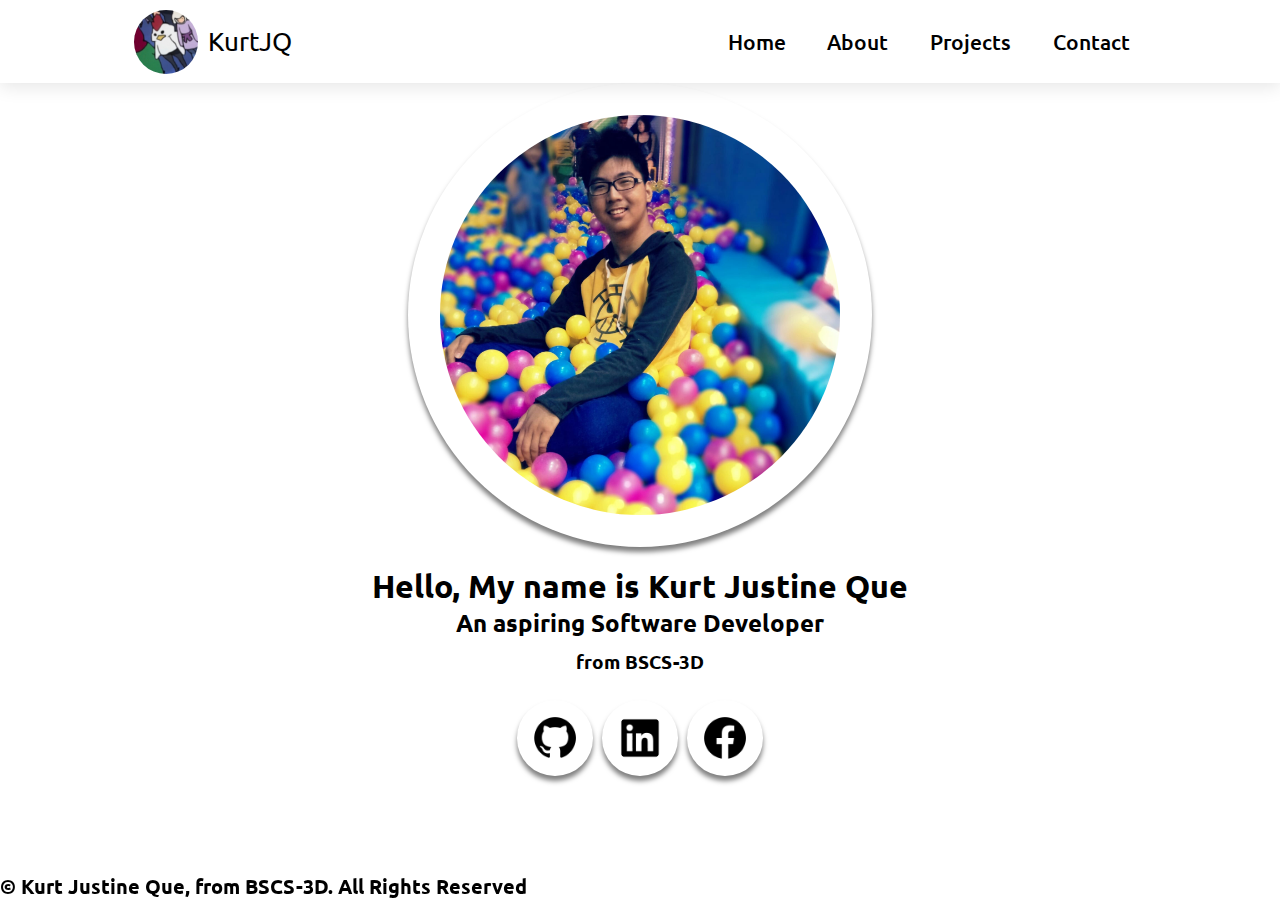
<file: index.html>
<!DOCTYPE html>
<html lang="en">
    <head>
        <link rel="stylesheet" href="styles.css">
        <title>KurtJQ's Resume</title>
    </head>
    <body>
        <header class="container">
            <div class="page-header">
                <div class="logo">
                    <img src="images/online fp.jpg" alt="a chicken in my hero academia">
                    <span>KurtJQ</span>
                </div>
                <ul>
                    <li><a href="./index.html">Home</a></li>
                    <li><a href="./about.html">About</a></li>
                    <li><a href="./projects.html">Projects</a></li>
                    <li><a href="./contact.html">Contact</a></li>
                </ul>
            </div>
        </header>
        <!--Home-->
        <section class="container">
            <div class="main">
                <div class="profile-pic">
                    <img src="images/profile pic.jpg" alt="kurt justine que profile pic">
                </div>
                <div class="info">
                    <h1>Hello, My name is <span class="name">Kurt Justine Que</span></h1>
                    <h2>An aspiring Software Developer</h2>
                    <h3>from BSCS-3D</h3>
                </div>
                <div class="social-media">
                    <a href="https://github.com/KurtJQ" target=""><img src="images/github-logo-240.png" alt="github icon"></a>
                    <a href="https://www.linkedin.com/in/kurt-justine-que-677734169" target="_blank"><img src="images/linkedin-square-logo-240.png" alt="linkedin icon"></a>
                    <a href="https://www.facebook.com/justine.que.021/" target="_blank"><img src="images/facebook-circle-logo-240.png" alt="facebook icon"></a>
                </div>
            </div>
        </section> 
        <footer>
            © Kurt Justine Que, from BSCS-3D. All Rights Reserved
        </footer>
    </body>
</html>
</file>
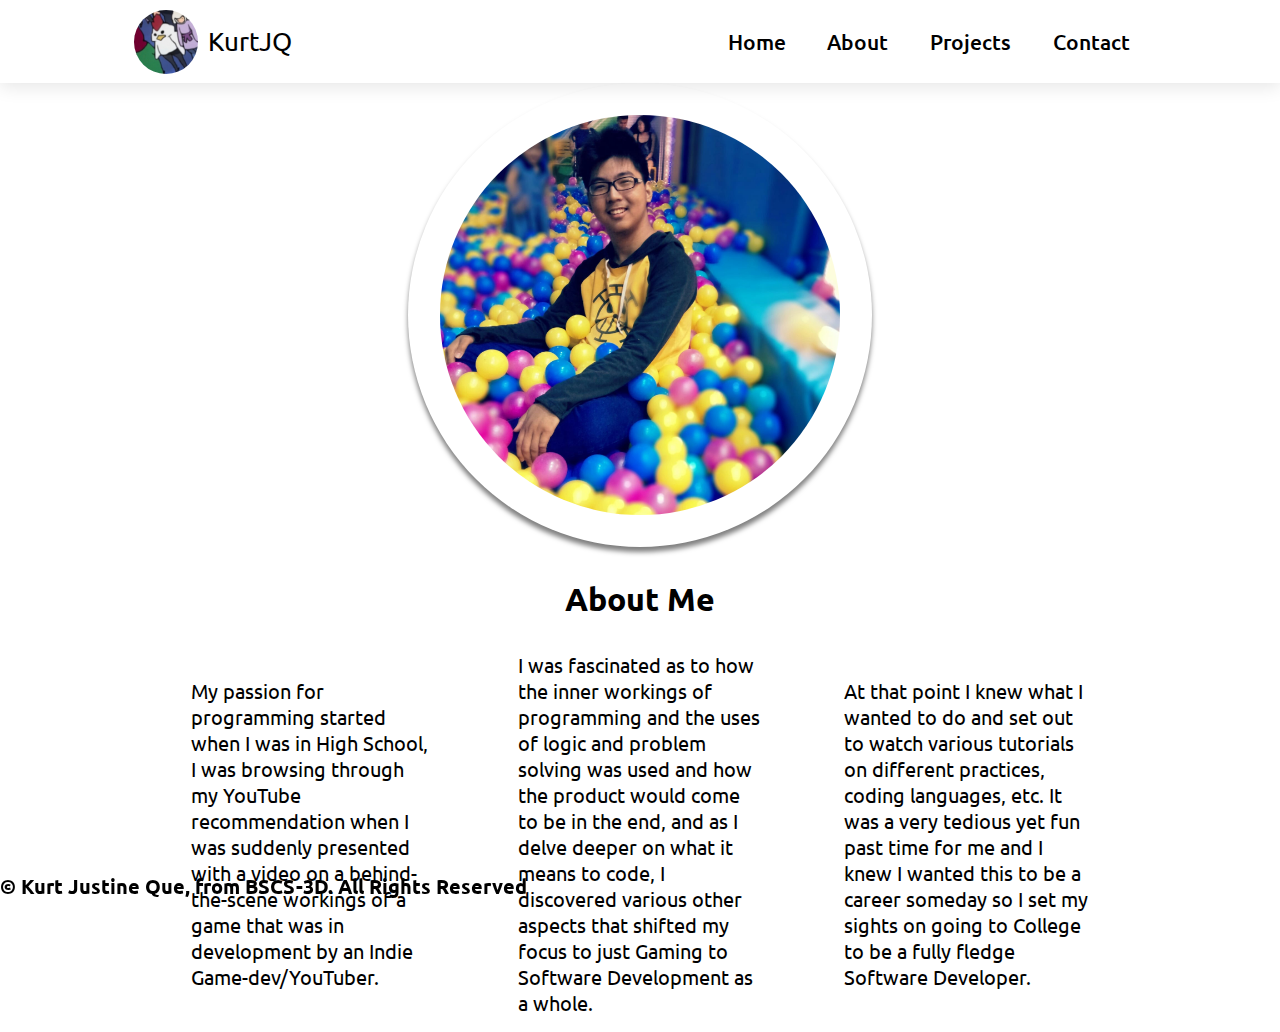
<file: about.html>
<html lang="en">
<head>
    <meta charset="UTF-8">
    <meta name="viewport" content="width=device-width, initial-scale=1.0">
    <title>About Me</title>
    <link rel="stylesheet" href="styles.css">
</head>
<body>
    <header class="container">
        <div class="page-header">
            <div class="logo">
                <img src="images/online fp.jpg" alt="a chicken in my hero academia">
                <span>KurtJQ</span>
            </div>
            <ul>
                <li><a href="./index.html">Home</a></li>
                <li><a href="./about.html">About</a></li>
                <li><a href="./projects.html">Projects</a></li>
                <li><a href="./contact.html">Contact</a></li>
            </ul>
        </div>
    </header>
        <!--About-->
        <section class="container">
            <div class="about">
                <div class="profile-pic">
                    <img src="images/profile pic.jpg" alt="kurt justine que profile pic">
                </div>
                <h1>About Me</h1>
                <div class="about-content">
                    <div class="about-info">
                        <p>My passion for programming started when I was in High School, I was browsing through my YouTube recommendation when I was suddenly presented with a video on a behind-the-scene workings of a game that was in development by an Indie Game-dev/YouTuber.</p>
                    </div>
                    <div class="about-info">
                        <p>I was fascinated as to how the inner workings of programming and the uses of logic and problem solving was used and how the product would come to be in the end, and as I delve deeper on what it means to code, I discovered various other aspects that shifted my focus to just Gaming to Software Development as a whole.</p>
                    </div>
                    <div class="about-info">
                        <p>At that point I knew what I wanted to do and set out to watch various tutorials on different practices, coding languages, etc. It was a very tedious yet fun past time for me and I knew I wanted this to be a career someday so I set my sights on going to College to be a fully fledge Software Developer.</p>
                    </div>
                </div>
            </div>
        </section>
        <footer>
            © Kurt Justine Que, from BSCS-3D. All Rights Reserved
        </footer>
</body>
</html>
</file>
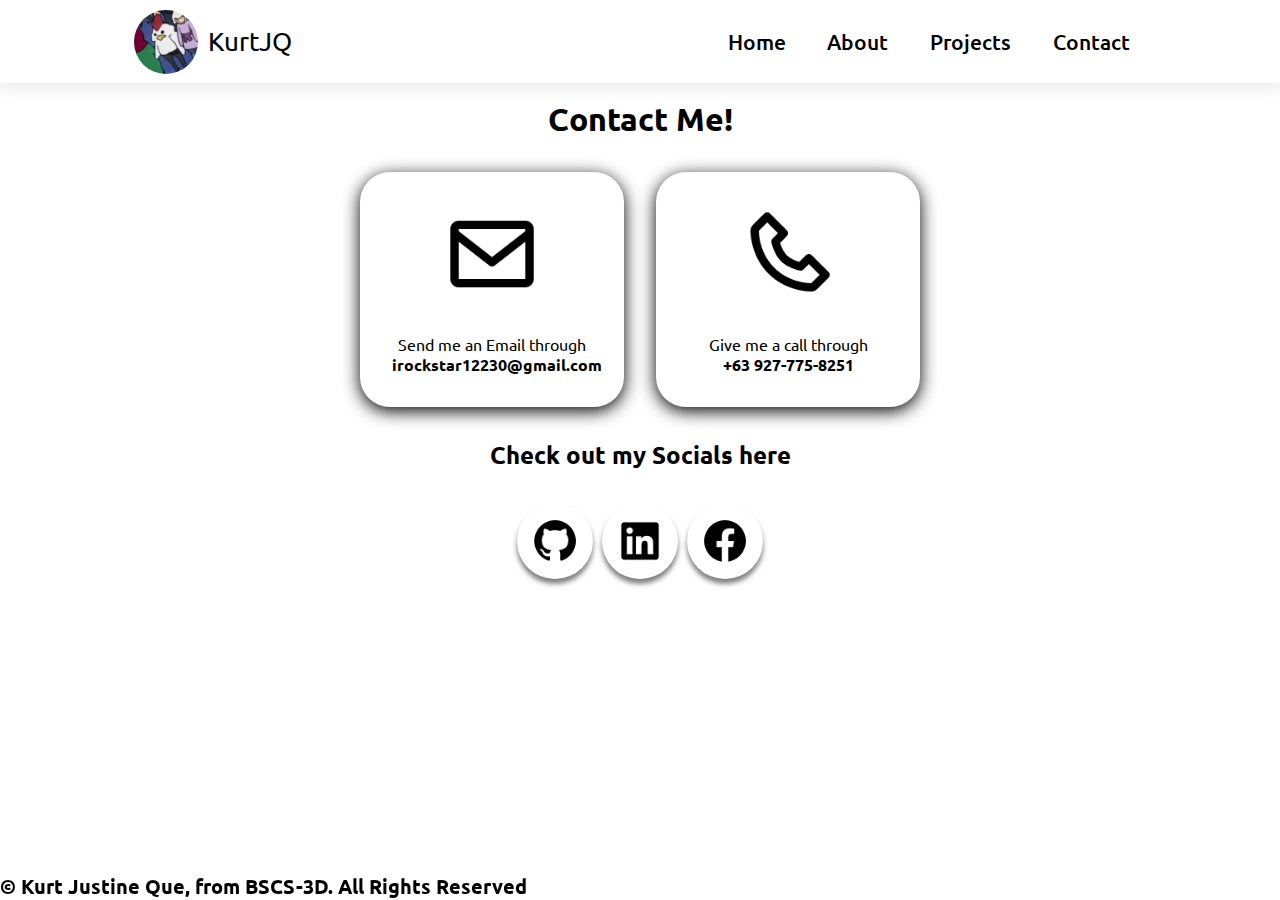
<file: contact.html>
<html lang="en">
<head>
    <meta charset="UTF-8">
    <meta name="viewport" content="width=device-width, initial-scale=1.0">
    <title>Contacts</title>
    <link rel="stylesheet" href="styles.css">
</head>
<body>
    <header class="container">
        <div class="page-header">
            <div class="logo">
                <img src="images/online fp.jpg" alt="a chicken in my hero academia">
                <span>KurtJQ</span>
            </div>
            <ul>
                <li><a href="./index.html">Home</a></li>
                <li><a href="./about.html">About</a></li>
                <li><a href="./projects.html">Projects</a></li>
                <li><a href="./contact.html">Contact</a></li>
            </ul>
        </div>
    </header>
        <!--Contact-->
        <section class="container">
            <div class="contact">
                <h1>Contact Me!</h1>
                <div class="contact-content">
                    <div class="info-box">
                        <a href="mailto:irockstar12230@gmail.com"><img src="images/envelope-regular-240.png" alt="email icon"></a>
                        <p>Send me an Email through</p>
                        <a href="mailto:irockstar12230@gmail.com"><b>irockstar12230@gmail.com</b></a>
                    </div>
                    <div class="info-box">
                        <a href="tel:+639277758251"><img src="images/phone-regular-240.png" alt="phone icon"></a>
                        <p>Give me a call through</p>
                        <a href="tel:+639277758251"><b>+63 927-775-8251</b></a>
                    </div>
                </div>
            </div>
            <div>
                <h2 style="padding: 1rem 0">Check out my Socials here</h2>
                <div class="social-media">
                    <a href="https://github.com/KurtJQ" target=""><img src="images/github-logo-240.png" alt="github icon"></a>
                    <a href="https://www.linkedin.com/in/kurt-justine-que-677734169" target="_blank"><img src="images/linkedin-square-logo-240.png" alt="linkedin icon"></a>
                    <a href="https://www.facebook.com/justine.que.021/" target="_blank"><img src="images/facebook-circle-logo-240.png" alt="facebook icon"></a>
                </div>
            </div>
        </section>
        <footer>
            © Kurt Justine Que, from BSCS-3D. All Rights Reserved
        </footer>
</body>
</html>
</file>
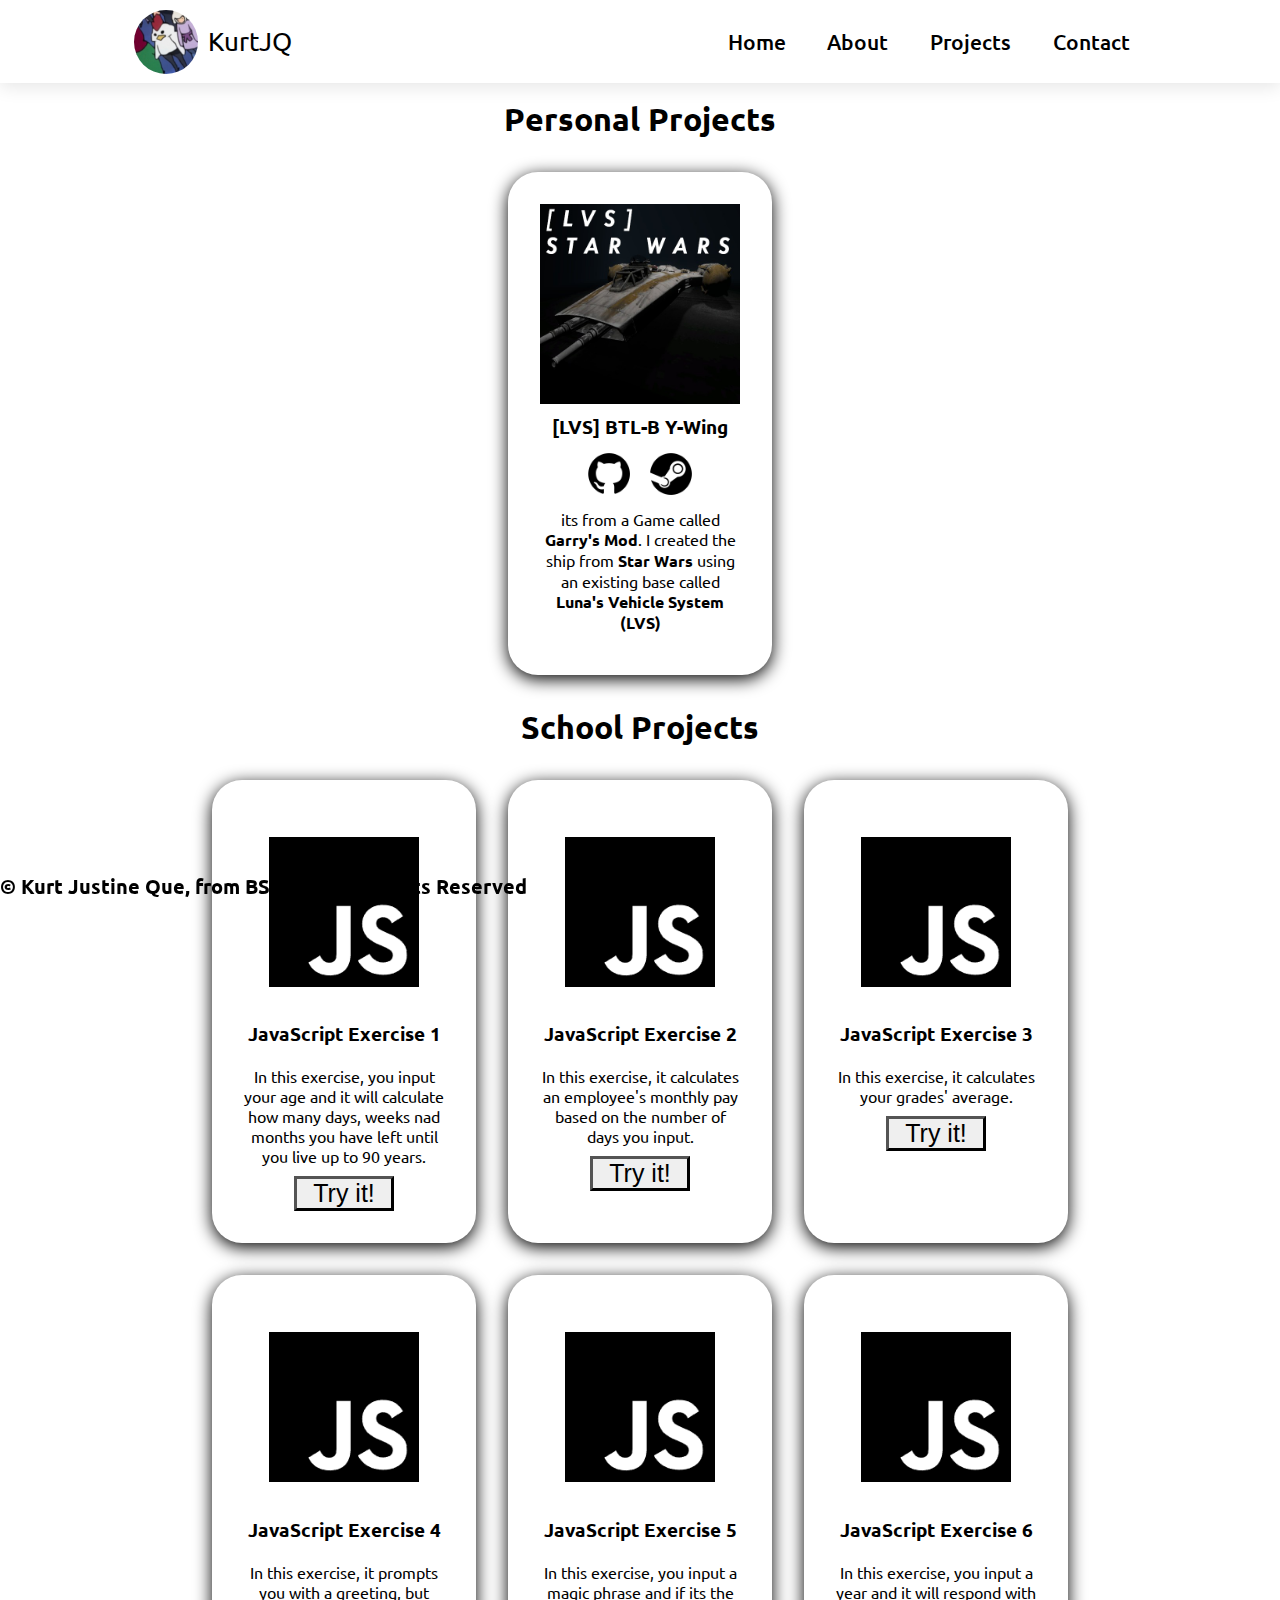
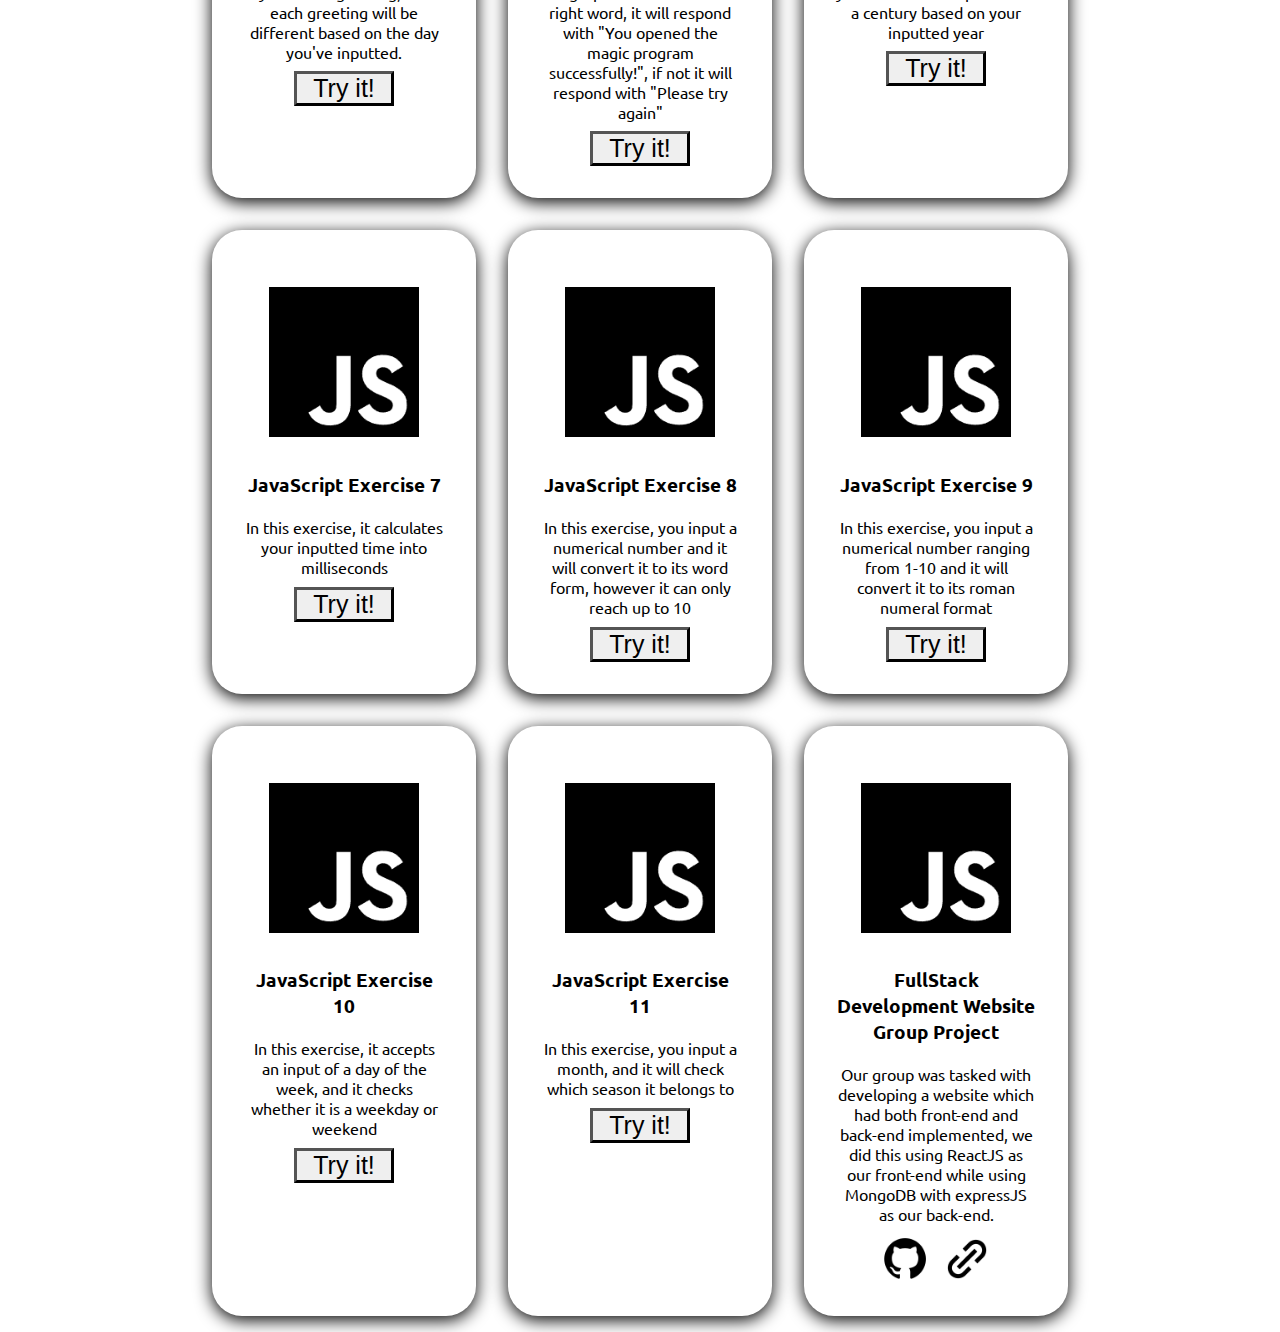
<file: projects.html>
<html lang="en">
<head>
    <meta charset="UTF-8">
    <meta name="viewport" content="width=device-width, initial-scale=1.0">
    <title>My Projects</title>
    <link rel="stylesheet" href="styles.css">
    <script src="js/projects/script.js"></script>
</head>
<body>
    <header class="container">
        <div class="page-header">
            <div class="logo">
                <img src="images/online fp.jpg" alt="a chicken in my hero academia">
                <span>KurtJQ</span>
            </div>
            <ul>
                <li><a href="./index.html">Home</a></li>
                <li><a href="./about.html">About</a></li>
                <li><a href="./projects.html">Projects</a></li>
                <li><a href="./contact.html">Contact</a></li>
            </ul>
        </div>
    </header>
    <!--Projects-->
    <section class="container">
        <div class="projects">
            <h1>Personal Projects</h1>
            <div class="projects-content">
                <!-- [LVS] BTL-B Y-Wing -->
                <div class="info-box">
                    <div class="thumbnail">
                        <img src="images/[lvs] btl-b y-wing.jpg" alt="ywing photo">
                    </div>
                    <h3>[LVS] BTL-B Y-Wing</h3>
                    <div class="links">
                        <a href="https://github.com/KurtJQ/LVS_BTL-B_Y-Wing" target="_blank"><img src="images/github-logo-240.png" alt="github icon"></a>
                        <a href="https://steamcommunity.com/sharedfiles/filedetails/?id=2933864153" target="_blank"><img src="images/steam-logo-240.png" alt="steam logo"></a>
                    </div>
                    <p>its from a Game called <b>Garry's Mod</b>. I created the ship from <b>Star Wars</b> using an existing base called <b>Luna's Vehicle System (LVS)</b></p>
                </div>
            </div>
        </div>
        <div class="projects">
            <h1>School Projects</h1>
            <div class="projects-content">
                <div class="info-box">
                    <div class="thumbnail">
                        <img src="images/javascript-logo-240.png" alt="javascript logo">
                    </div>
                    <h3>JavaScript Exercise 1</h3>
                    <p>In this exercise, you input your age and it will calculate how many days, weeks nad months you have left until you live up to 90 years.</p>
                    <button onclick="JSE1()">Try it!</button>
                </div>
                <div class="info-box">
                    <div class="thumbnail">
                        <img src="images/javascript-logo-240.png" alt="javascript logo">
                    </div>
                    <h3>JavaScript Exercise 2</h3>
                    <p>In this exercise, it calculates an employee's monthly pay based on the number of days you input.</p>
                    <button onclick="JSE2()">Try it!</button>
                </div>
                <div class="info-box">
                    <div class="thumbnail">
                        <img src="images/javascript-logo-240.png" alt="javascript logo">
                    </div>
                    <h3>JavaScript Exercise 3</h3>
                    <p>In this exercise, it calculates your grades' average.</p>
                    <button onclick="JSE3()">Try it!</button>
                </div>
                <div class="info-box">
                    <div class="thumbnail">
                        <img src="images/javascript-logo-240.png" alt="javascript logo">
                    </div>
                    <h3>JavaScript Exercise 4</h3>
                    <p>In this exercise, it prompts you with a greeting, but each greeting will be different based on the day you've inputted.</p>
                    <button onclick="JSE4()">Try it!</button>
                </div>
                <div class="info-box">
                    <div class="thumbnail">
                        <img src="images/javascript-logo-240.png" alt="javascript logo">
                    </div>
                    <h3>JavaScript Exercise 5</h3>
                    <p>In this exercise, you input a magic phrase and if its the right word, it will respond with "You opened the magic program successfully!", if not it will respond with "Please try again"</p>
                    <button onclick="JSE5()">Try it!</button>
                </div>
                <div class="info-box">
                    <div class="thumbnail">
                        <img src="images/javascript-logo-240.png" alt="javascript logo">
                    </div>
                    <h3>JavaScript Exercise 6</h3>
                    <p>In this exercise, you input a year and it will respond with a century based on your inputted year</p>
                    <button onclick="JSE6()">Try it!</button>
                </div>
                <div class="info-box">
                    <div class="thumbnail">
                        <img src="images/javascript-logo-240.png" alt="javascript logo">
                    </div>
                    <h3>JavaScript Exercise 7</h3>
                    <p>In this exercise, it calculates your inputted time into milliseconds</p>
                    <button onclick="JSE7()">Try it!</button>
                </div>
                <div class="info-box">
                    <div class="thumbnail">
                        <img src="images/javascript-logo-240.png" alt="javascript logo">
                    </div>
                    <h3>JavaScript Exercise 8</h3>
                    <p>In this exercise, you input a numerical number and it will convert it to its word form, however it can only reach up to 10</p>
                    <button onclick="JSE8()">Try it!</button>
                </div>
                <div class="info-box">
                    <div class="thumbnail">
                        <img src="images/javascript-logo-240.png" alt="javascript logo">
                    </div>
                    <h3>JavaScript Exercise 9</h3>
                    <p>In this exercise, you input a numerical number ranging from 1-10 and it will convert it to its roman numeral format</p>
                    <button onclick="JSE9()">Try it!</button>
                </div>
                <div class="info-box">
                    <div class="thumbnail">
                        <img src="images/javascript-logo-240.png" alt="javascript logo">
                    </div>
                    <h3>JavaScript Exercise 10</h3>
                    <p>In this exercise, it accepts an input of a day of the week, and it checks whether it is a weekday or weekend</p>
                    <button onclick="JSE10()">Try it!</button>
                </div>
                <div class="info-box">
                    <div class="thumbnail">
                        <img src="images/javascript-logo-240.png" alt="javascript logo">
                    </div>
                    <h3>JavaScript Exercise 11</h3>
                    <p>In this exercise, you input a month, and it will check which season it belongs to</p>
                    <button onclick="JSE11()">Try it!</button>
                </div>
                <div class="info-box">
                    <div class="thumbnail">
                        <img src="images/javascript-logo-240.png" alt="javascript logo">
                    </div>
                    <h3>FullStack Development Website Group Project</h3>
                    <p>Our group was tasked with developing a website which had both front-end and back-end implemented, we did this using ReactJS as our front-end while using MongoDB with expressJS as our back-end.</p>
                    <div class="links">
                        <a href="https://github.com/KurtJQ/ACM-CBS" target="_blank"><img src="images/github-logo-240.png" alt="github icon"></a>
                        <a href="https://acm-cbs.vercel.app/" target="_blank"><img src="images/link-alt-regular-240.png" alt="link icon"></a>
                    </div>
                </div>
            </div>
        </div>
    </section>
    <footer>
        © Kurt Justine Que, from BSCS-3D. All Rights Reserved
    </footer>
</body>
</html>
</file>
<file: styles.css>
@import url('https://fonts.googleapis.com/css2?family=Ubuntu:ital,wght@0,300;0,400;0,500;0,700;1,300;1,400;1,500;1,700&display=swap');

* {
    margin: 0;
    padding: 0;
}

html {
    scroll-behavior: smooth;
}

body{
    font-family: 'Ubuntu', 'sans-serif';
}

.container{
    padding: 0 8.4rem;
    text-align: center;
}

.info-box{
    padding: 2rem;
    margin: 1rem;
    width: 200px;
    border-radius: 30px;
    box-shadow: 0 4px 17px rgba(0, 0, 0, 1);
}

/* Header */

header{
    box-shadow: 0 4px 17px rgba(0, 0, 0, 0.1);
}

.page-header{
    display: flex;
    justify-content: space-between;
    align-items: center;
    overflow: auto;
    padding: 0.6rem 0;
}

.page-header ul{
    display: flex;
    justify-content: space-between;
    gap: 0.6rem;
    list-style: none;
    background-color: transparent;
    overflow: hidden;
}

.page-header li a{
    display: inline-block;
    font-size: 1.3rem;
    font-weight: 500;
    text-decoration: none;
    color: black;
    padding: 0 1rem 0;
}

.page-header li a:hover{
    color: orange
}

.page-header .logo{
    display: flex;
    align-items: center;  
}

.page-header .logo span{
    padding: 0 0.6rem;
    font-size: 1.6rem;
}

.page-header .logo img{
    width: 4rem;
    height: 4rem;
    border-radius: 40px;;
}

/* Main */

.main .info{
    display: grid;
    justify-content: center;
    text-align: center;
    margin: auto;
}

.profile-pic{
    padding-bottom: 1rem;
}

.profile-pic img{
    width: 400px;
    height: 400px;
    padding: 2rem;
    box-shadow: 0 5px 5px rgba(0, 0, 0, 0.5);
    border-radius: 50%;
}

.main .name:hover{
    color: cornflowerblue;
    transition: 0.2s ease-in-out;
}

.main .name:not(:hover){
    color: black;
    transition: 0.2s ease-in-out;
}

.social-media{
    display: flex;
    justify-content: center;
    align-items: center;
    padding: 1rem 0;
}

.social-media img{
    width: 50px;
    height: 50px;
    box-shadow: 0 5px 5px rgba(0, 0, 0, 0.5);
    border-radius: 50%;
    padding: 0.8rem;
}

.social-media a{
    padding: 0 0.3rem;
}

/* Contact */

.contact, .projects{
    display: grid;
    text-align: center;
}

.contact h1, .projects h1, .about h1{
    padding: 1rem;
}

.contact-content, .projects-content{
    display: flex;
    flex-wrap: wrap;
    justify-content: center;
}

.contact-content img{
    width: 100px;
    height: 100px;
    padding-bottom: 30px;
}

.contact-content a {
    text-decoration: none;
    color: black;
}

/* Projects */

.projects-content p, h3{
    padding: 0.6rem 0;
}

.projects-content .thumbnail img{
    width: 200px;
    height: 200px;
}

.projects-content .links{
    display: flex;
    justify-content: center;
    align-items: center;
}

.projects-content .links img{
    width: 50px;
    height: 50px;
    padding: 0 0.4rem
}

.projects-content button{
    width: 50%;
    font-size: 25px;
    border-width: 3px;
    cursor: pointer;
}

/* About */

.about-content{
    padding: 1rem;
    display: flex;
    text-align: left;
}

.about-info{
    font-size: 20px;
    width: 25%;
    margin: auto;
}

/* Footer */

footer{
    position: fixed;
    left: 0;
    right: 0;
    bottom: 0;
    width: 100%;
    margin: auto;
    font-size: 20px;
    font-weight: 600;
}
</file>
